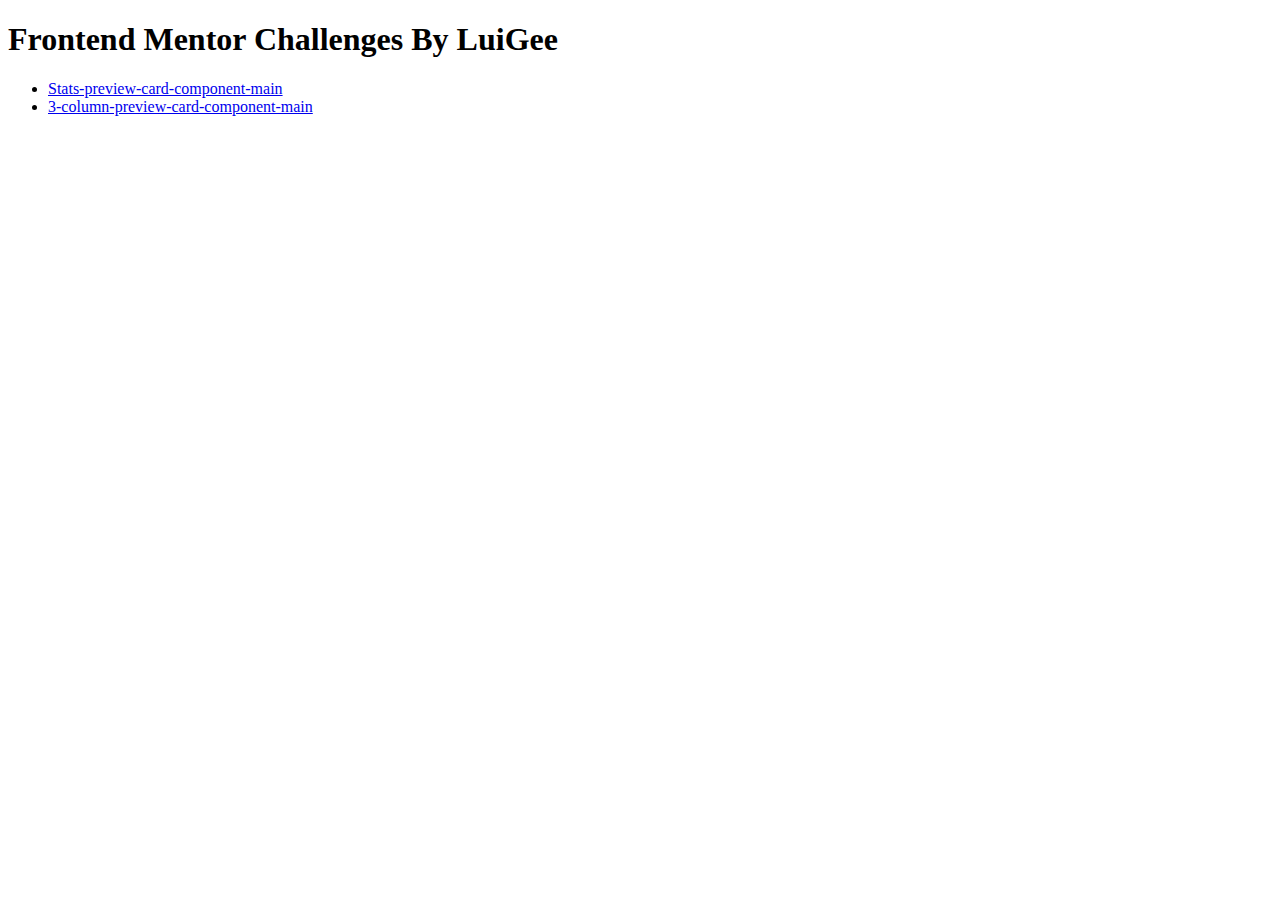
<file: index.html>
<!DOCTYPE html>
<html lang="en">
<head>
    <meta charset="UTF-8">
    <meta http-equiv="X-UA-Compatible" content="IE=edge">
    <meta name="viewport" content="width=device-width, initial-scale=1.0">
    <title>Frontend Mentor Challenges By LuiGee</title>
</head>
<body>
    <h1>Frontend Mentor Challenges By LuiGee</h1>
    <ul>
        <li>
            <a href="/stats-preview-card-component-main">Stats-preview-card-component-main</a>
        </li>
        <li>
            <a href="/3-column-preview-card-component-main">3-column-preview-card-component-main</a>
        </li>
    </ul>
</body>
</html>
</file>
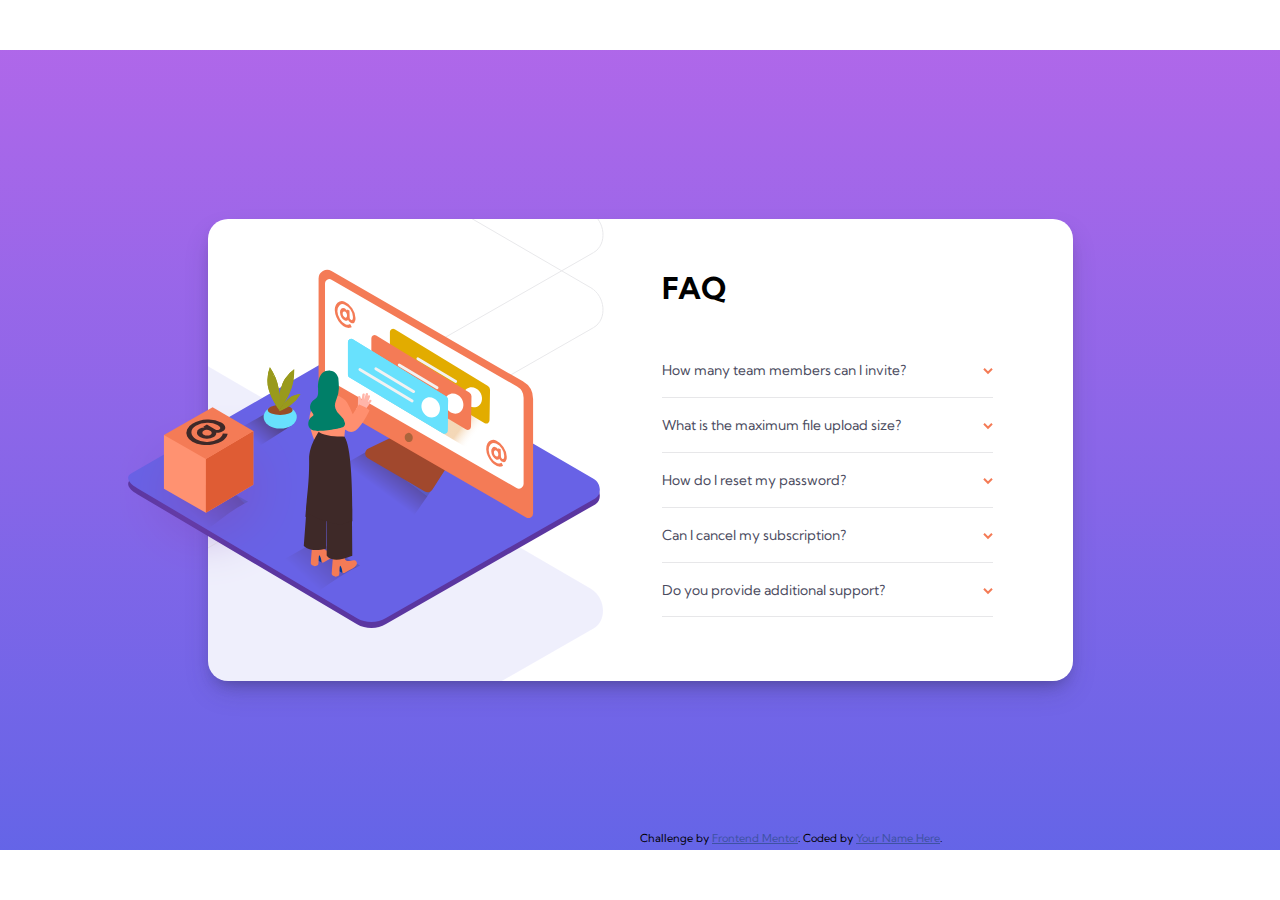
<file: faq-accordion-card-main/index.html>
<!DOCTYPE html>
<html lang="en">

<head>
  <meta charset="UTF-8">
  <meta name="viewport" content="width=device-width, initial-scale=1.0">
  <!-- displays site properly based on user's device -->

  <link rel="icon" type="image/png" sizes="32x32" href="./images/favicon-32x32.png">
  <link rel="stylesheet" href="style.css">
  <link rel="preconnect" href="https://fonts.gstatic.com">
  <link href="https://fonts.googleapis.com/css2?family=Kumbh+Sans:wght@400;700&display=swap" rel="stylesheet">

  <title>Frontend Mentor | FAQ Accordion Card</title>

  <!-- Feel free to remove these styles or customise in your own stylesheet 👍 -->
  <style>
    .attribution {
      position: absolute;
      font-size: 11px;
      text-align: center;
      bottom: 5px;
      left: 50%;
    }

    .attribution a {
      color: hsl(228, 45%, 44%);
    }
  </style>
</head>

<body>
  <div class="main">
    <div class="container">
      <div class="image">
        <img src="./images/illustration-box-desktop.svg" alt="Image of box" class="box">
        <img src="./images/illustration-woman-online-desktop.svg" alt="Image of woman" class="desktop">
      </div>
      <article id="faq">
        <h1>FAQ</h1>
        <ul class="questions">
        <li>
          <h2>How many team members can I invite?</h2>
          <p class="hidden">
            You can invite up to 2 additional users on the Free plan. There is no limit on
            team members for the Premium plan.
          </p>
        </li>
        <hr>
        <li>
          <h2>What is the maximum file upload size?</h2>
          <p class="hidden">No more than 2GB. All files in your account must fit your allotted storage space.</p>
        </li>
        <hr>
        <li>
          <h2>How do I reset my password?</h2>
          <p class="hidden">
            Click “Forgot password” from the login page or “Change password” from your profile page.
            A reset link will be emailed to you.
          </p>
        </li>
        <hr>
        <li>
          <h2>Can I cancel my subscription?</h2>
          <p class="hidden">Yes! Send us a message and we’ll process your request no questions asked.</p>
        </li>
        <hr>
        <li>
          <h2>Do you provide additional support?</h2>
          <p class="hidden">Chat and email support is available 24/7. Phone lines are open during normal business hours.</p>
        </li>
        <hr>
        </ul>
      </article>
      <div class="attribution">
        Challenge by <a href="https://www.frontendmentor.io?ref=challenge" target="_blank">Frontend Mentor</a>.
        Coded by <a href="#">Your Name Here</a>.
      </div>
    </div>
  </div>



  <script src="script.js"></script>
</body>

</html>
</file>
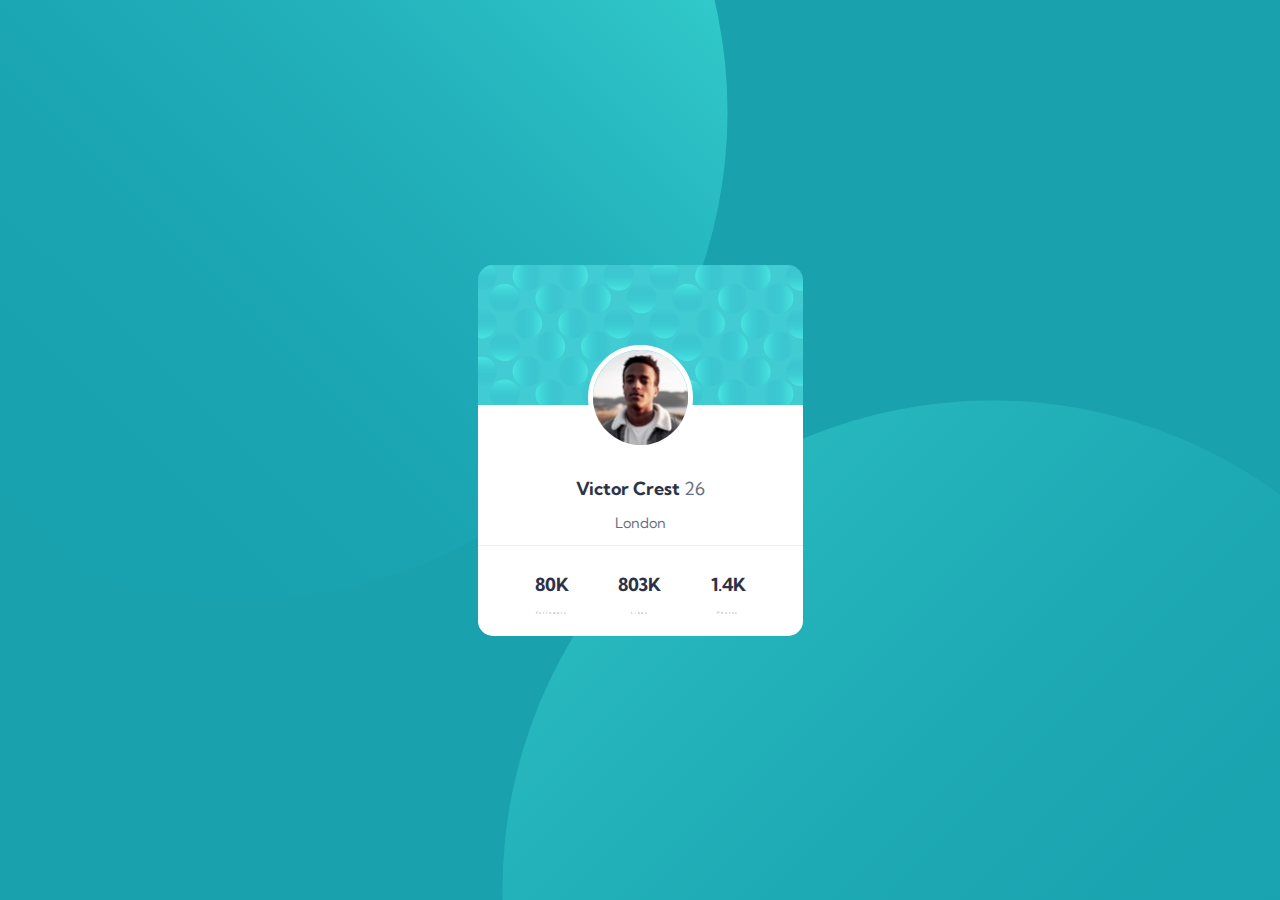
<file: profile-card-component-main/index.html>
<!DOCTYPE html>
<html lang="en">

<head>
  <meta charset="UTF-8">
  <meta name="viewport" content="width=device-width, initial-scale=1.0">
  <!-- displays site properly based on user's device -->

  <link rel="icon" type="image/png" sizes="32x32" href="./images/favicon-32x32.png">
  <link rel="preconnect" href="https://fonts.gstatic.com">
  <link href="https://fonts.googleapis.com/css2?family=Kumbh+Sans:wght@400;700&display=swap" rel="stylesheet">
  <link rel="stylesheet" href="style.css">

  <title>Frontend Mentor | Profile card component</title>

  <!-- Feel free to remove these styles or customise in your own stylesheet 👍 -->
  <style>
    .attribution {
      font-size: 11px;
      text-align: center;
    }

    .attribution a {
      color: hsl(228, 45%, 44%);
    }
  </style>
</head>

<body>
  <div class="card">
    <div class="top"></div>
    <img src="./images/image-victor.jpg" alt="Image" class="image">
    <div class="middle align-center">
      <h1 class="font-default primary-darkblue">Victor Crest <span class="font-light primary-grayblue">26</span></h1>
      <p class="font-sm primary-grayblue">London</p>
    </div>
    <div class="bottom">
      <ul class="horizontal no-disc">
        <li class="align-center">
          <h2 class="font-default primary-darkblue">80K</h2>
          <span class="font-xs darkgray">Followers</span>
  
        </li>
        <li class="align-center">
          <h2 class="font-default primary-darkblue">803K</h2>
          <span class="font-xs darkgray">Likes</span>
        </li>
        <li class="align-center">
          <h2 class="font-default primary-darkblue">1.4K</h2>
          <span class="font-xs darkgray">Photos</span>
        </li>
      </ul>
    </div>
  </div>

  
</body>

</html>
</file>
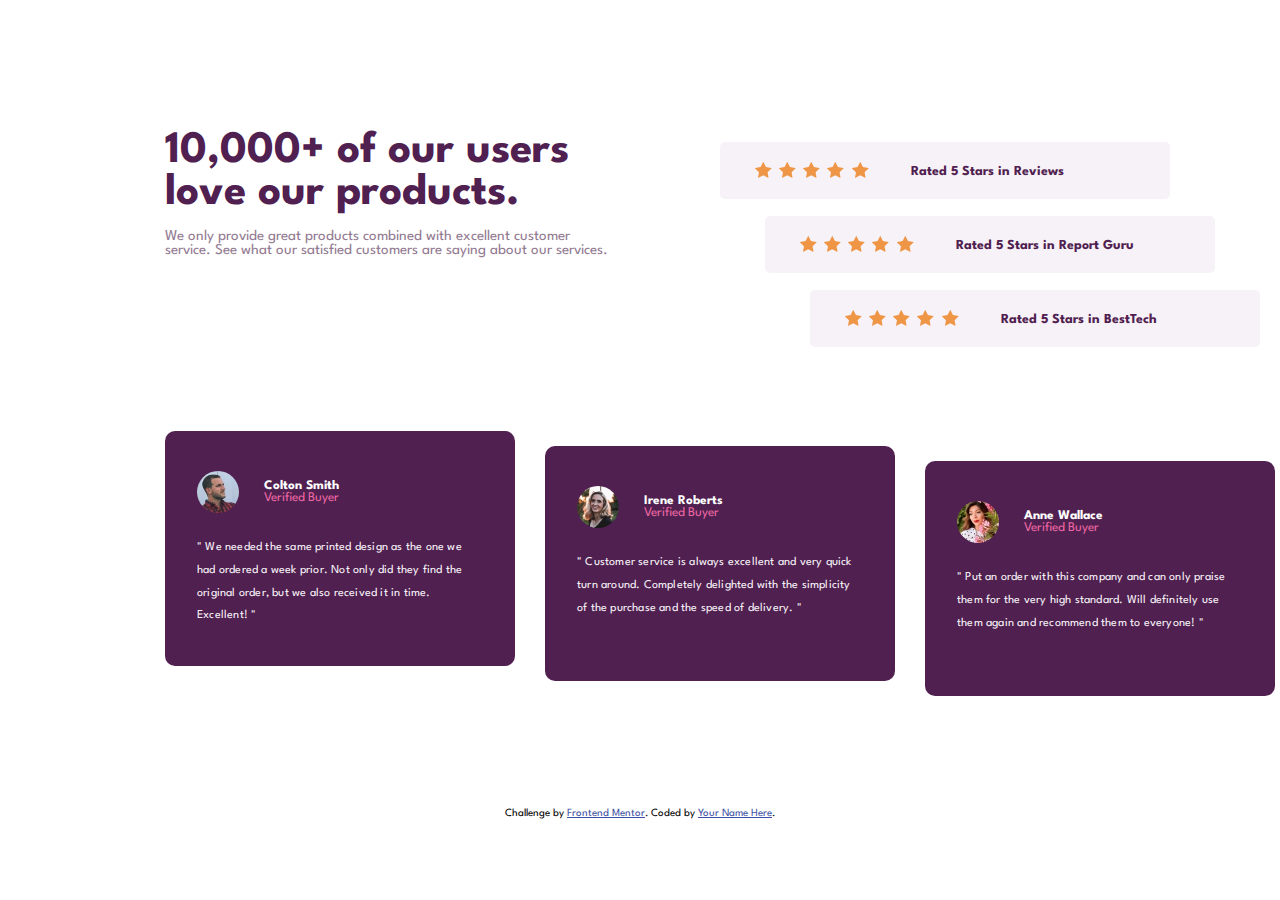
<file: social-proof-section-master/index.html>
<!DOCTYPE html>
<html lang="en">

<head>
  <meta charset="UTF-8" />
  <meta name="viewport" content="width=device-width, initial-scale=1.0" />
  <!-- displays site properly based on user's device -->

  <link rel="icon" type="image/png" sizes="32x32" href="./images/favicon-32x32.png" />
  <link rel="stylesheet" href="style.css">
  <link rel="preconnect" href="https://fonts.gstatic.com">
  <link href="https://fonts.googleapis.com/css2?family=Spartan:wght@400;500;700&display=swap" rel="stylesheet">

  <title>Frontend Mentor | Social proof section</title>

  <!-- Feel free to remove these styles or customise in your own stylesheet 👍 -->
  <style>
    .attribution {
      font-size: 11px;
      text-align: center;
    }

    .attribution a {
      color: hsl(228, 45%, 44%);
    }
  </style>
</head>

<body>
  <div class="container">
    <div class="title">
      <h1 class="primary-magenta">10,000+ of our users love our products.</h1>

      <p class="dark-magenta">
        We only provide great products combined with excellent customer service.
        See what our satisfied customers are saying about our services.
      </p>
    </div>

    <ul class="no-disc stars">
      <li class="align-start">
        <span class="five-star">
          <img src="./images/icon-star.svg" alt="Star">
          <img src="./images/icon-star.svg" alt="Star">
          <img src="./images/icon-star.svg" alt="Star">
          <img src="./images/icon-star.svg" alt="Star">
          <img src="./images/icon-star.svg" alt="Star">
        </span>

        <span class="primary-magenta bold">Rated 5 Stars in Reviews</span>
      </li>
      <li class="align-center">
        <span class="five-star">
          <img src="./images/icon-star.svg" alt="Star">
          <img src="./images/icon-star.svg" alt="Star">
          <img src="./images/icon-star.svg" alt="Star">
          <img src="./images/icon-star.svg" alt="Star">
          <img src="./images/icon-star.svg" alt="Star">
        </span>
        <span class="primary-magenta bold">Rated 5 Stars in Report Guru</span>
      </li>
      <li class="align-end">
        <span class="five-star">
          <img src="./images/icon-star.svg" alt="Star">
          <img src="./images/icon-star.svg" alt="Star">
          <img src="./images/icon-star.svg" alt="Star">
          <img src="./images/icon-star.svg" alt="Star">
          <img src="./images/icon-star.svg" alt="Star">
        </span>
        <span class="primary-magenta bold">Rated 5 Stars in BestTech</span>
      </li>
    </ul>

    <ul class="buyers no-disc">
      <li class="card bg-magenta align-start">
        <div class="buyer">
          <img src="./images/image-colton.jpg" alt="Image of Colton">
          <div class="buyer-text">
            <span class="white bold name">Colton Smith</span>
            <span class="primary-pink verified">Verified Buyer</span>
          </div>
        </div>
        <p class="light-magenta">
          " We needed the same printed design as the one we had ordered a week prior.
          Not only did they find the original order, but we also received it in time.
          Excellent! "
        </p>
      </li>
      <li class="card bg-magenta align-center">
        <div class="buyer">
          <img src="./images/image-irene.jpg" alt="Image of Irene">
          <div class="buyer-text">
            <span class="white bold name">Irene Roberts</span>
            <span class="primary-pink verified">Verified Buyer</span>
          </div>
        </div>
        <p class="light-magenta">
          " Customer service is always excellent and very quick turn around. Completely
          delighted with the simplicity of the purchase and the speed of delivery. "
        </p>
      </li>
      <li class="card bg-magenta align-end">
        <div class="buyer">
          <img src="./images/image-anne.jpg" alt="Image of Anne">
          <div class="buyer-text">
            <span class="white bold name">Anne Wallace</span>
            <span class="primary-pink verified">Verified Buyer</span>
          </div>
        </div>
        <p class="light-magenta">
          " Put an order with this company and can only praise them for the very high
          standard. Will definitely use them again and recommend them to everyone! "
        </p>
      </li>
    </ul>
  </div>

  <div class="attribution">
    Challenge by
    <a href="https://www.frontendmentor.io?ref=challenge" target="_blank">Frontend Mentor</a>. Coded by <a href="#">Your
      Name Here</a>.
  </div>
</body>

</html>
</file>
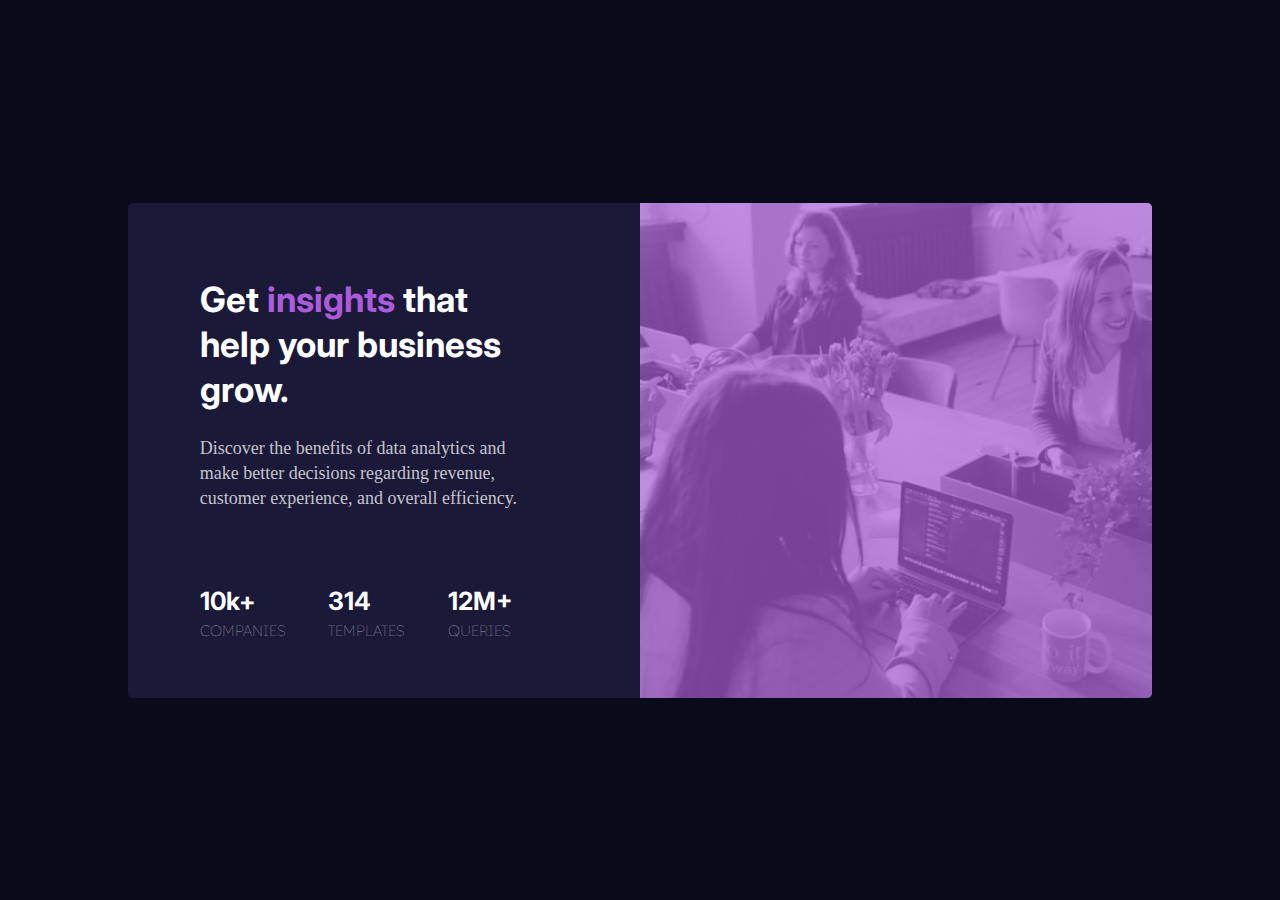
<file: stats-preview-card-component-main/index.html>
<!DOCTYPE html>
<html lang="en">

<head>
  <meta charset="UTF-8">
  <meta name="viewport" content="width=device-width, initial-scale=1.0">
  <!-- displays site properly based on user's device -->

  <link rel="icon" type="image/png" sizes="32x32" href="./images/favicon-32x32.png">
  <link rel="preconnect" href="https://fonts.gstatic.com">
  <link href="https://fonts.googleapis.com/css2?family=Inter:wght@100&display=swap" rel="stylesheet">
  <link href="https://fonts.googleapis.com/css2?family=Inter&display=swap" rel="stylesheet">
  <link href="https://fonts.googleapis.com/css2?family=Inter:wght@400;700&display=swap" rel="stylesheet">
  <link href="https://fonts.googleapis.com/css2?family=Inter:wght@400;700&family=Lexend+Deca&display=swap" rel="stylesheet">
  <link rel="stylesheet" href="style.css">

  <title>Frontend Mentor | Stats preview card component</title>

  <!-- Feel free to remove these styles or customise in your own stylesheet 👍 -->
  <style>
    .attribution {
      font-size: 11px;
      text-align: center;
    }

    .attribution a {
      color: hsl(228, 45%, 44%);
    }
  </style>
</head>

<body>
  <div class="container">
    <div class="stats">
      <h1 class="main heading">Get <span class="accent">insights</span> that help your business grow.</h1>

      <p class="paragraph">Discover the benefits of data analytics and make better decisions regarding revenue, customer
        experience, and overall efficiency.</p>

      <ul>
        <li>
          <h3 class="main">10k+</h3>
          <p class="stat-headings">COMPANIES</p>
        </li>
        <li>
          <h3 class="main">314</h3>
          <p class="stat-headings">TEMPLATES</p>
        </li>
        <li>
          <h3 class="main">12M+</h3>
          <p class="stat-headings">QUERIES</p>
        </li>
      </ul>
    </div>
    <div class="photo"></div>
  </div>
</body>

</html>
</file>
<file: faq-accordion-card-main/style.css>
html, body {
    margin: 0;
    height: 100%;
}

html {
    font-family: 'Kumbh Sans', sans-serif;
    font-weight: 400;
}

body {
    font-size: 12px;
    display: flex;
}

.main {
    margin: auto;
    width: 1440px;
    height: 800px;
    background-image: linear-gradient(hsl(273, 75%, 66%), hsl(240, 73%, 65%));
    background-repeat: no-repeat;
    display: flex;
    position: relative;
}

.container {
    width: 865px;
    background-color: white;
    border-radius: 20px;
    box-shadow: rgba(50, 50, 93, 0.25) 0px 13px 27px -5px, rgba(0, 0, 0, 0.3) 0px 8px 16px -8px;
    display: flex;
    margin: auto;
}

#faq {
    width: 40%;
    margin: 50px 80px 50px 0px;
    min-height: 100%;
    max-height: 100%;
    height: 100%;
}

.overflow-hidden {
    overflow: hidden;
}

.image {
    position: relative;
    background-image: url(./images/bg-pattern-desktop.svg);
    background-position: left -570px bottom -200px;
    background-repeat: no-repeat;
    padding-top: 50px;
    padding-bottom: 50px;
    width: 475px;
}

.box {
    position: absolute;
    top: calc(50% - 45px);
    left: -95px;
}

.desktop {
    margin-left: -80px;
}

article {
    display: inline-block;
}

.float-left {
    float: left;
}

h1 {
    font-size: 2.5em;
    margin-top: 0;
    margin-bottom: 1.8em;
}

h2 {
    font-size: 1.15em;
    font-weight: 400;
    transition: 0.1s;
    margin: 1.3em 0;
    color: hsl(237, 12%, 33%);
}

hr {
    border: none;
    height: 1px;
    background-color: hsl(240, 5%, 91%);
    margin: 0;
}

p {
    font-size: 0.8em;
    color: hsl(240, 6%, 50%);
}

.hidden {
    opacity: 0;
    max-height: 0;
    margin: 0;
}

h2::after {
    content: url(./images/icon-arrow-down.svg);
    transition: 0.2s;
    float: right;
}

h2:active {
    color: hsl(14, 88%, 65%);
}

h2.active {
    font-weight: 700;
}

h2.active::after {
    transform: rotate(-180deg);
}

.questions {
    max-height: 100%;
    min-height: 100%;
    list-style-type: none;
    padding: 0;
    margin: 0;
}

@media (max-width: 430px) {
    body {
        min-height: 100vh;
    }

    .main {
        width: 100vw;
        background-size: cover;
        padding-top: 100px;
        padding-bottom: 200px;
    }

    .container {
        width: 330px;
        box-sizing: border-box;
        flex-direction: column;
        padding: 10px;
        align-items: center;
    }

    #faq {
        width: 280px;
        text-align: left;
        margin: 0;
        min-height: 380px;
    }

    #faq h1 {
        text-align: center;
        font-size: 2.7em;
    }

    .image {
        display: flex;
        justify-content: center;
        align-items: center;
        width: 240px;
        margin-top: -170px;
        background-image: url(./images/bg-pattern-mobile.svg);
        background-position: top 160px left 0px;
    }

    .overflow-hidden {
        overflow: visible;
    }

    .desktop {
        display: block;
        width: 100%;
        margin: 0;
    }

    .box {
        width: 100px;
        top: 125px;
        left: -10px;
    }
}
</file>
<file: profile-card-component-main/style.css>
html, body {
    height: 100%;
    margin: 0;
}

body {
    font-size: 18px;
    font-family: 'Kumbh Sans', sans-serif;
    background-color: hsl(185, 75%, 39%);
    background-image: url(./images/bg-pattern-bottom.svg), url(./images/bg-pattern-top.svg);
    background-position: right -200px top 400px, left -250px bottom 300px;
    background-repeat: no-repeat;

    display: flex;
    align-items: center;
    justify-content: center;
}

.card {
    position: relative;
    display: flex;
    flex-direction: column;
    width: 325px;
    border-radius: 15px;
    overflow: hidden;
}

.font-default {
    font-size: 1em;
}

.primary-darkcyan {
    color: hsl(185, 75%, 39%);
}

.primary-darkblue {
    color: hsl(229, 23%, 23%);
}

.primary-grayblue {
    color: hsl(227, 10%, 46%);
}

.darkgray {
    color: hsl(0, 0%, 59%);
}

.horizontal {
    display: flex;
}

.no-disc {
    list-style: none;
}

.align-center {
    text-align: center;
}

.font-sm {
    font-size: 0.8em;
}

.font-xs {
    font-size: 0.2em;
    letter-spacing: 0.5em;
}

.font-light {
    font-weight: 400;
}

.top {
    background-image: url(./images/bg-pattern-card.svg);
    height: 140px;
    box-sizing: border-box;
}

.middle {
    background-color: white;
    height: 140px;
    box-sizing: border-box;
}

.middle h1 {
    margin-top: 4em;
}

.bottom {
    background-color: white;
    height: 90px;
    border-top: 1px solid rgb(238, 238, 238);
    padding: 0 30px;
}

.bottom ul {
    margin: 0;
    padding: 0;
}

.bottom ul h2 {
    margin-top: 1.5em;
    margin-bottom: 0em;
}

.bottom ul li {
    margin: auto;
    width: 60px;
}

.image {
    border-radius: 50%;
    height: 95px;
    width: 95px;
    border: 5px solid white;
    position: absolute;
    left: calc(50% - 52.5px);
    top: calc(140px - 60px);
}

@media (max-width: 375px) {
    body {
        background-position: 100px 300px, -750px -650px;
    }
}
</file>
<file: social-proof-section-master/style.css>
html, body {
    height: 100%;
    margin: 0;
    font-size: 15px;
    font-family: 'Spartan', sans-serif;
}

h1 {
    font-size: 3em;
    margin: 0;
}

.container {
    width: 1440px;
    box-sizing: border-box;
    padding: 130px 165px 100px;
    display: grid;
    grid-template-rows: 1fr 1fr;
    grid-template-columns: 1fr 1fr;
}

.buyers {
    grid-column: span 2;
    display: flex;
    justify-content: space-between;
    padding: 0;
    height: 265px;
}

.title {
    width: 450px;
}

.no-disc {
    list-style-type: none;
    font-size: 0.8em;
}

.stars {
    padding: 0;
    width: 540px;
    display: flex;
    flex-direction: column;
}

.stars li {
    width: 450px;
    height: 57px;
    border-radius: 5px;
    background-color: hsl(300, 24%, 96%);
    font-size: 1.15em;
    padding: 20px 35px;
    box-sizing: border-box;
}

.stars li:not(:first-child) {
    margin-top: 17px;
}

.stars li span {
    vertical-align: middle;
    height: 100%;
}

.stars li span:nth-child(2) {
    margin-left: 35px;
}

.card {
    border-radius: 10px;
    width: 350px;
    height: 235px;
    box-sizing: border-box;
    padding: 40px 40px 45px 32px;
}

.align-start {
    align-self: flex-start;
}

.align-center {
    align-self: center;
}

.align-end {
    align-self: flex-end;
}

.buyer {
    height: 42px;
}

.buyer img {
    float: left;
    border-radius: 50%;
    width: 42px;
    margin-right: 25px;
}

.buyer::after {
    content: "";
    display: block;
    clear: both;
}

.name {
    font-size: 1.1em;
}

.verified {
    font-size: 1.1em;
}

.five-star {
    letter-spacing: 0.3em;
}

.buyer-text {
    height: 100%;
    min-height: 100%;
    display: flex;
    flex-direction: column;
    align-items: flex-start;
    justify-content: center;
}

.buyer-text span {
    text-align: left;
}

.card p {
    line-height: 1.9em;
    letter-spacing: 0.2px;
    margin-top: 2em;
}

.bold {
    font-weight: 700;
}

.bg-magenta {
    background-color: hsl(300, 43%, 22%);
}

.bg-light-magenta {
    background-color: hsl(300, 24%, 96%);
}

.primary-magenta {
    color: hsl(300, 43%, 22%);
}

.primary-pink {
    color: hsl(333, 80%, 67%);
}

.white {
    color: hsl(0, 0%, 100%);
}

.dark-magenta {
    color: hsl(303, 10%, 53%);
}

.light-magenta {
    color: hsl(300, 24%, 96%);
}
</file>
<file: stats-preview-card-component-main/style.css>
html, body {
    height: 100%;
}

body {
    background: hsl(233, 47%, 7%);
    display: flex;
    font-size: 15px;
    margin: 0;
    justify-content: center;
    align-items: center;
}

.container {
    margin: auto;
    display: flex;
    background: hsl(244, 38%, 16%);
    height: 55vh;
    width: 80vw;
    border-radius: 5px;
    overflow: hidden;
}

.container > div {
    width: 50%;
}

.stats {
    box-sizing: border-box;
    padding: 5% 10% 5% 7%;
}

.stats .main {
    color: hsl(0, 0%, 100%);
    font-family: 'Inter', sans-serif;
    font-weight: 700;
}

.stats .heading {
    font-size: 35px;
    font-weight: 700;
    line-height: 45px;
}

.stats .paragraph {
    color: hsla(0, 0%, 100%, 0.75);
    font-weight: 100;
    line-height: 25px;
    margin-top: 5%;
    font-size: 18px;
}

.stats .stat-headings {
    color: hsla(0, 0%, 100%, 0.6);
    font-family: 'Lexend Deca', sans-serif;
    font-weight: 100;
    margin: 0;
    font-size: 15px;
}

.stats ul {
    list-style: none;
    display: flex;
    justify-content: space-between;
    padding: 0 25px 0 0;
    margin-top: 15%;
}

.stats ul .main {
    margin-bottom: 5px;
    font-size: 25px;
}

.accent {
    color: hsl(277, 64%, 61%);
}

.photo {
    background-image: linear-gradient(
        hsla(277, 64%, 61%, 0.7), 
        hsla(277, 64%, 61%, 0.7)
      ), url(./images/image-header-desktop.jpg);
    background-size: cover;
}

@media (max-width: 375px) {
    .container > div {
        width: 100%;
    }

    .stats {
        order: 2;
        display: flex;
        flex-flow: column;
        justify-content: center;
        text-align: center;
        padding: 5%;
        flex-shrink: 0;
    }

    .stats .heading {
        font-size: 1.8em;
        padding: 0 10px;
    }

    .stats .paragraph {
        padding: 0 10px;
    }

    .container .photo {
        order: 1;
        height: 30vh;
        flex-shrink: 0;
    }

    .container {
        flex-flow: column;
        height: initial;
        margin-top: 25%;
        width: 85vw;
    }

    .stats ul {
        flex-flow: column;
        margin-top: 0;
    }

    body {
        height: initial;
        padding-bottom: 25%;
    }
}
</file>
